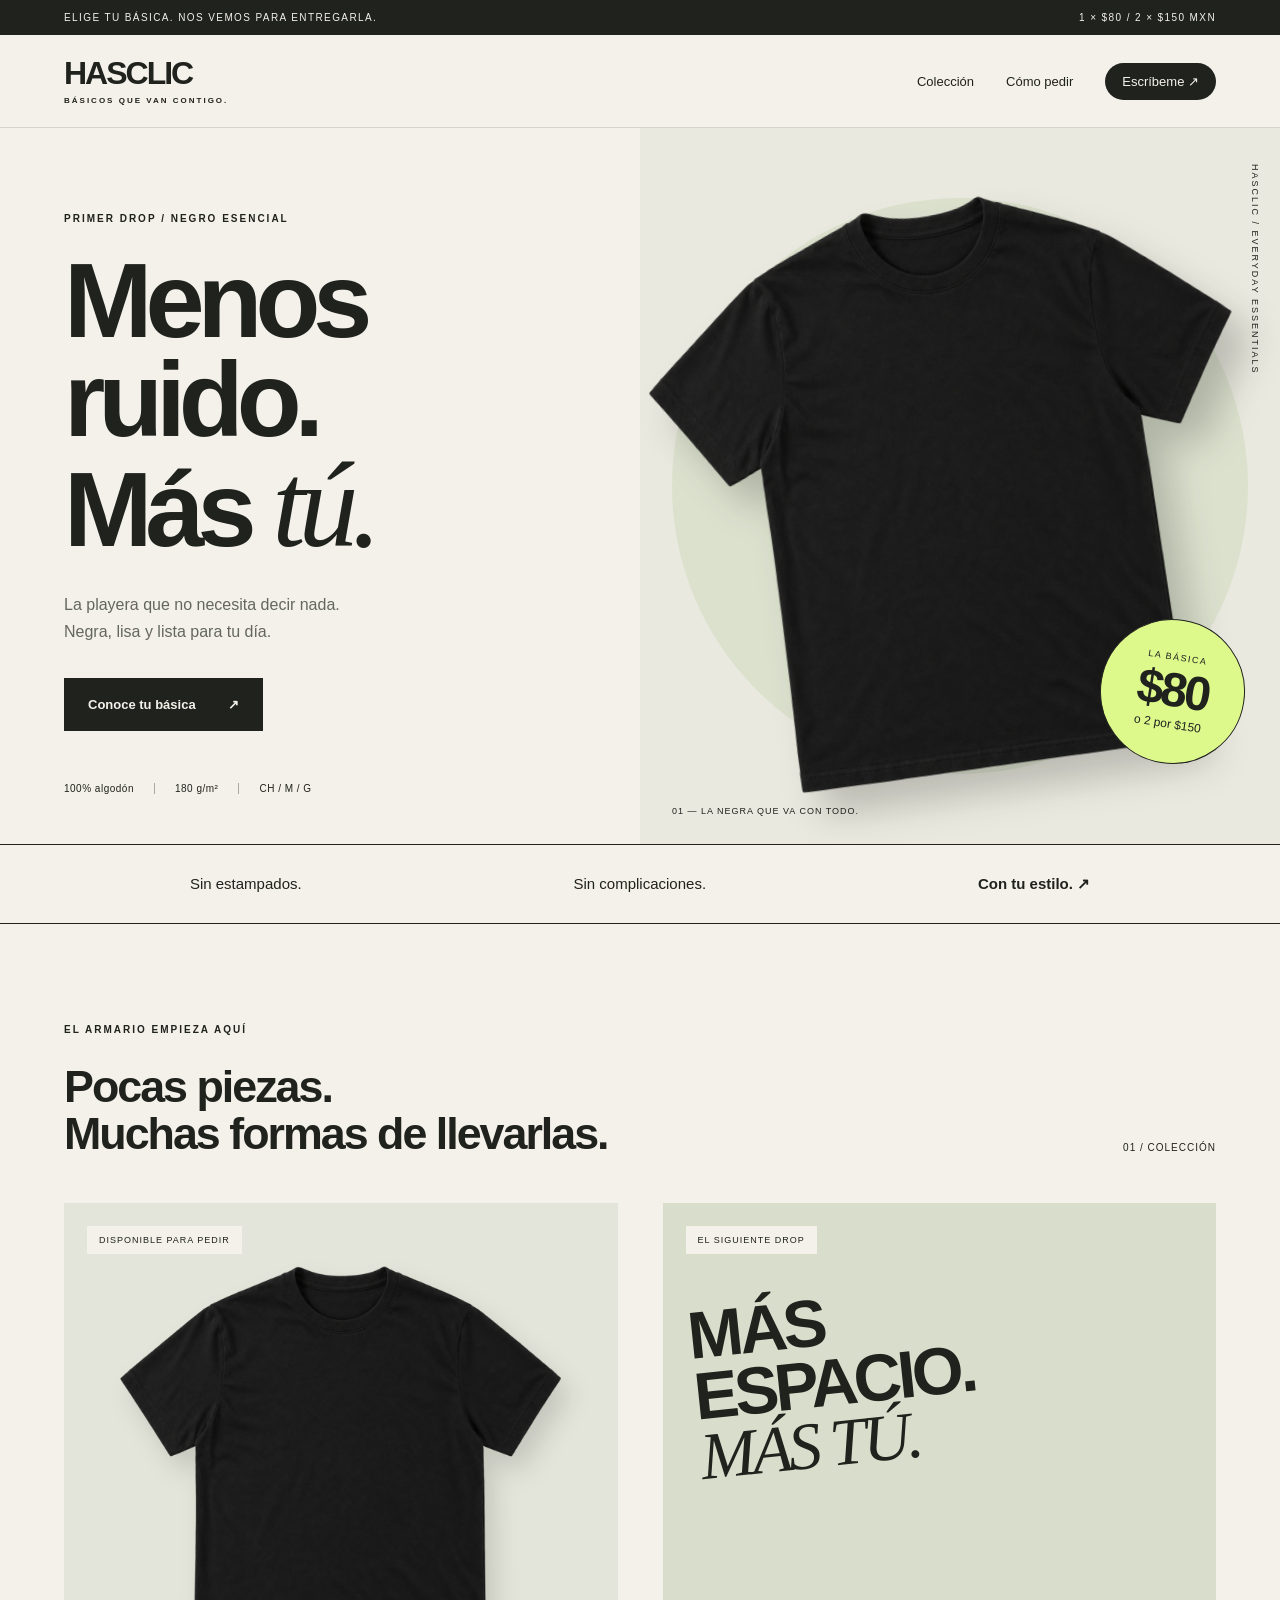
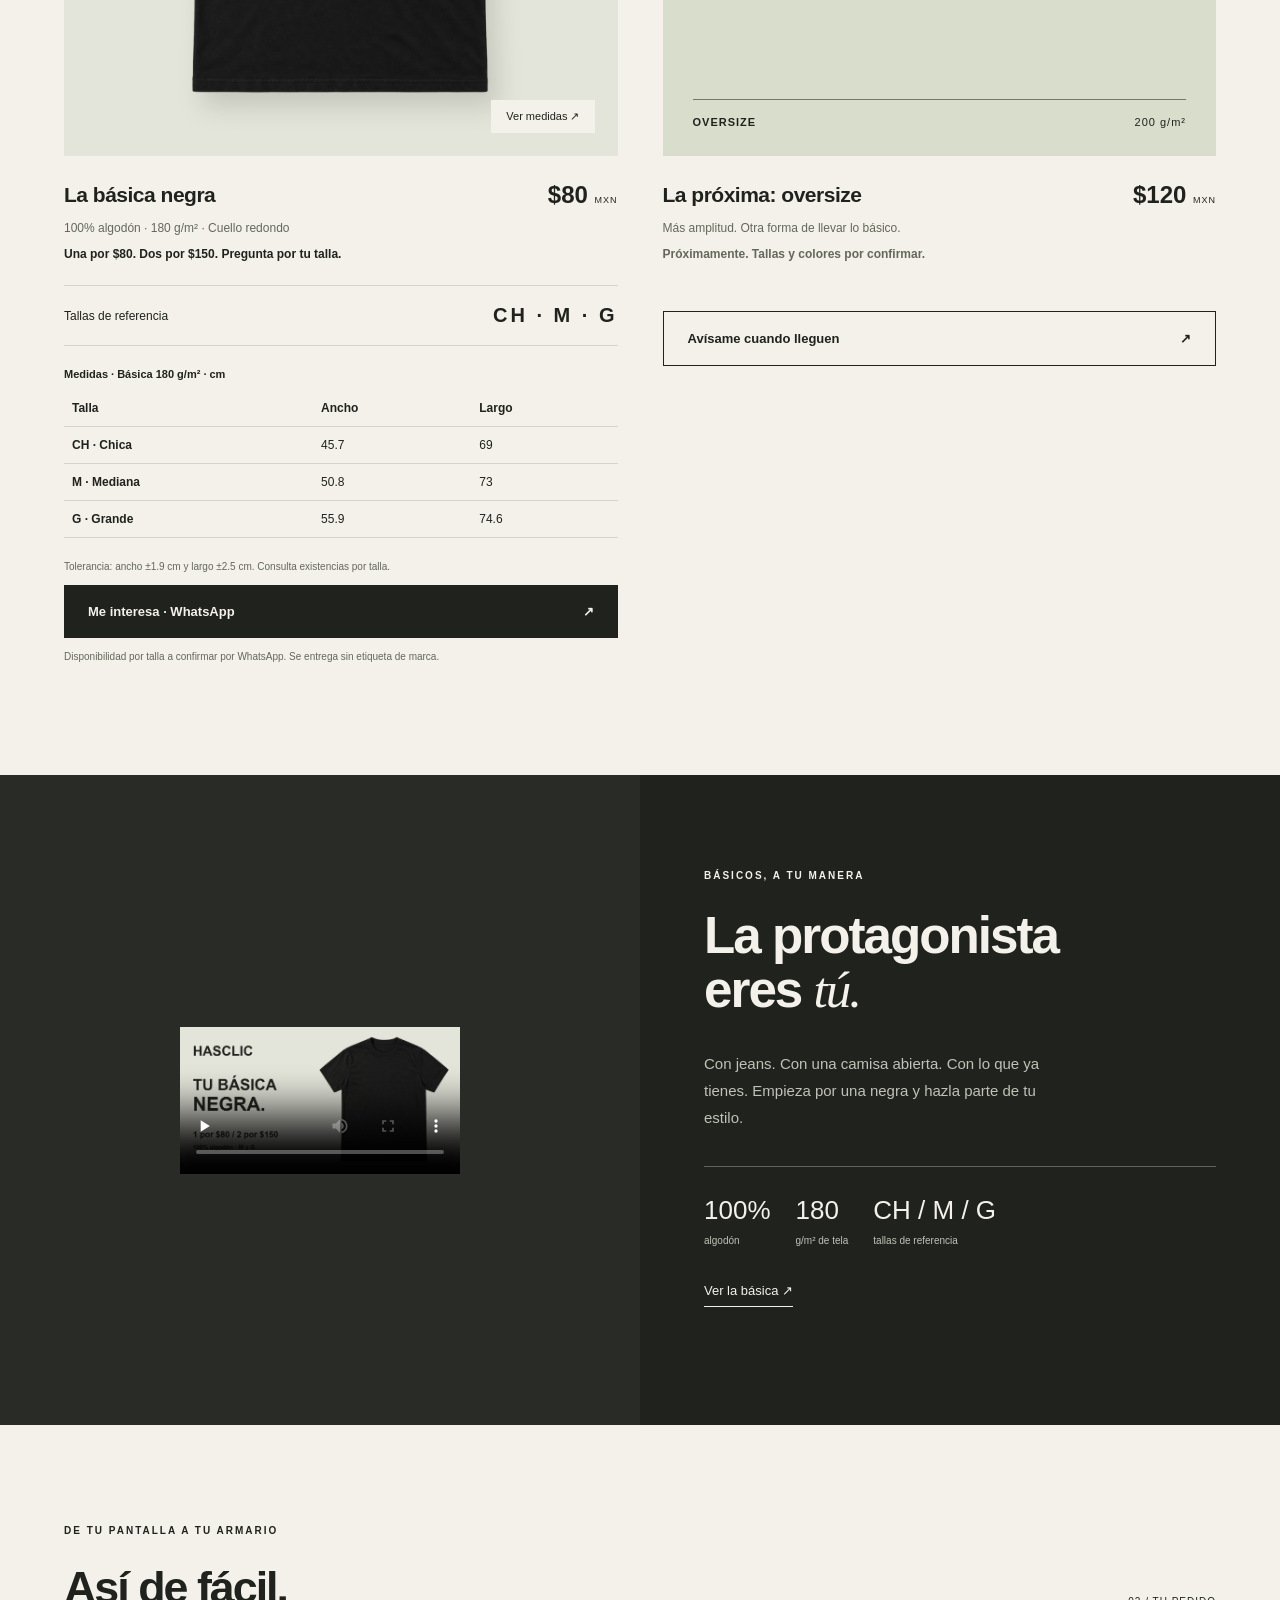
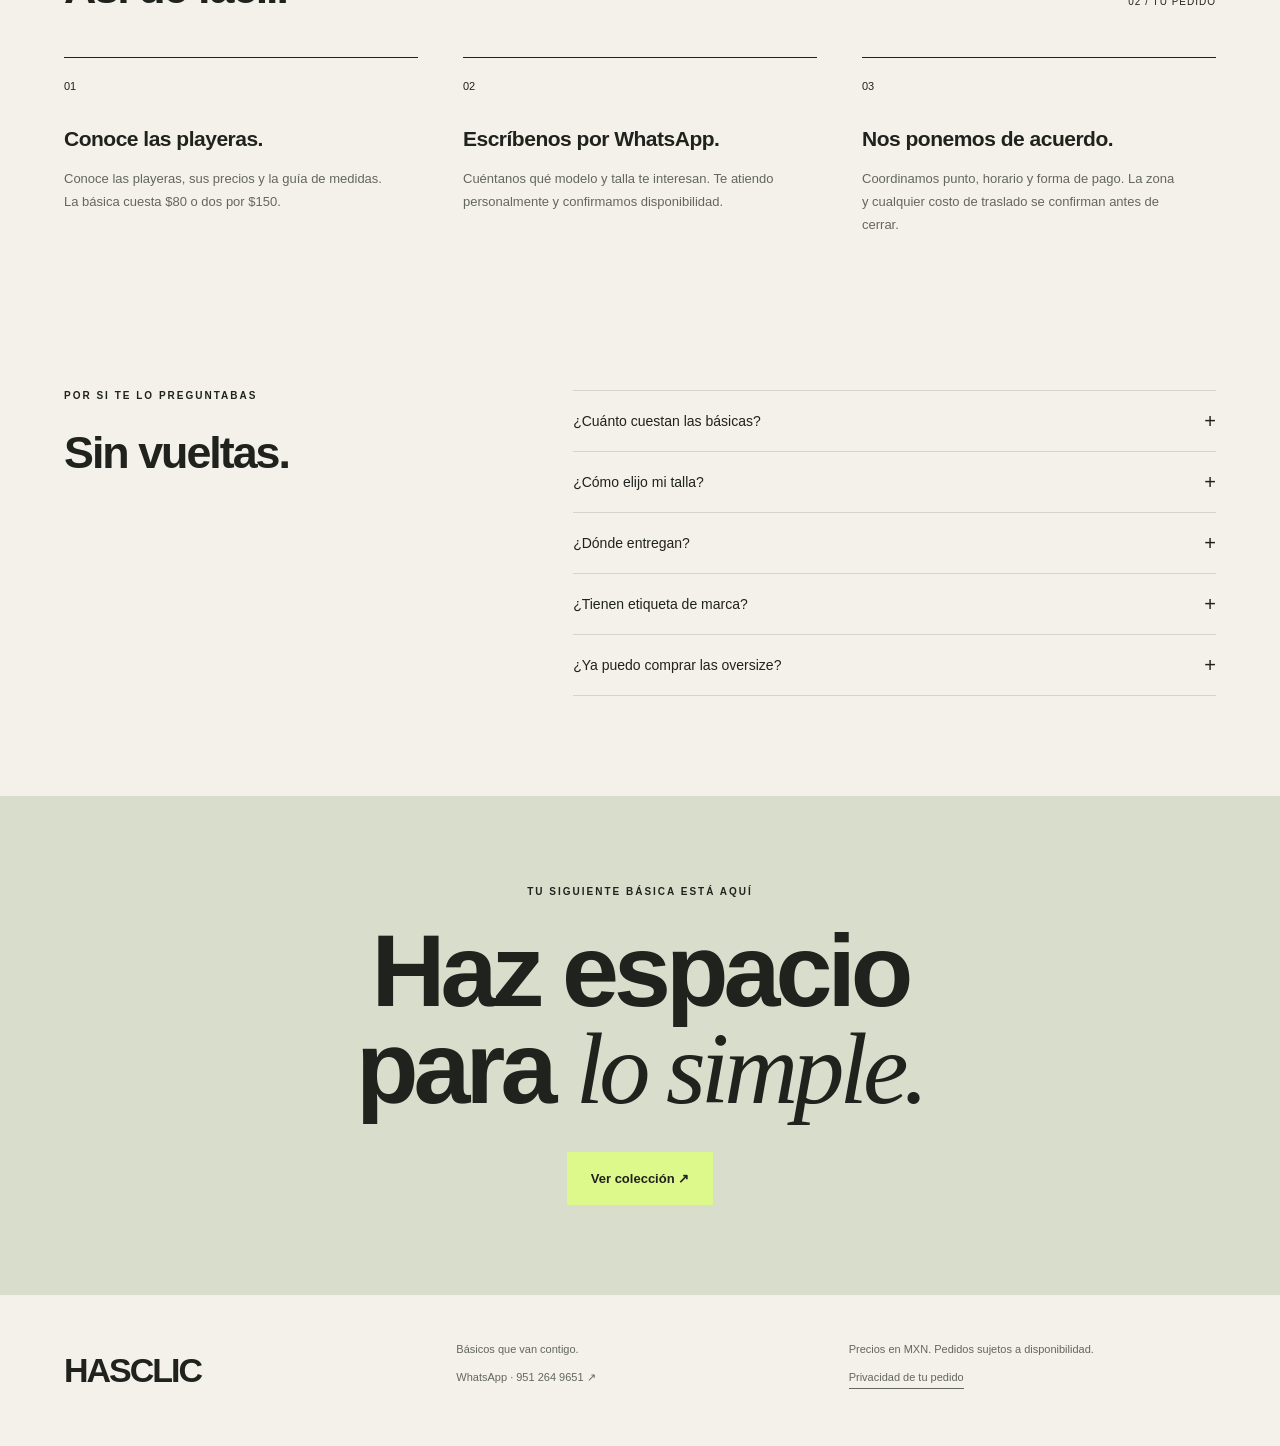
<file: index.html>
<!doctype html>
<html lang="es-MX">
<head>
<meta charset="utf-8"><meta name="viewport" content="width=device-width, initial-scale=1">
<title>HASCLIC — Básicos que van contigo</title>
<meta name="description" content="Playeras negras 100% algodón: una por $80 o dos por $150. Tallas CH, M y G. Entrega personal en punto a acordar. Pide por WhatsApp.">
<meta name="theme-color" content="#f3f1e9"><link rel="icon" href="favicon.svg" type="image/svg+xml"><link rel="canonical" href="https://hasclic.com/">
<meta property="og:title" content="HASCLIC — Tu básica negra"><meta property="og:description" content="1 por $80 · 2 por $150. Algodón, tallas CH, CH, M y G. Consulta la tuya por WhatsApp."><meta property="og:image" content="https://hasclic.com/assets/social.jpg"><meta property="og:type" content="website"><meta property="og:url" content="https://hasclic.com/">
<link rel="stylesheet" href="styles.css"><script src="script.js" defer></script>
</head>
<body>
<a class="skip" href="#coleccion">Ir a la colección</a>
<div class="announcement">ELIGE TU BÁSICA. NOS VEMOS PARA ENTREGARLA. <span>1 × $80 / 2 × $150 MXN</span></div>
<header class="nav"><a class="wordmark" href="#" aria-label="HASCLIC, inicio">HASCLIC<span>BÁSICOS QUE VAN CONTIGO.</span></a><nav aria-label="Principal"><a href="#coleccion">Colección</a><a href="#como-pedir">Cómo pedir</a><a class="contact-nav" href="https://wa.me/529512649651" target="_blank" rel="noopener">Escríbeme ↗</a></nav></header>
<main>
<section class="hero" aria-labelledby="hero-title"><div class="hero-copy"><p class="eyebrow">PRIMER DROP / NEGRO ESENCIAL</p><h1 id="hero-title">Menos ruido.<br>Más <em>tú.</em></h1><p class="intro">La playera que no necesita decir nada.<br>Negra, lisa y lista para tu día.</p><a class="button dark" href="#coleccion">Conoce tu básica <span aria-hidden="true">↗</span></a><div class="hero-meta"><span>100% algodón</span><span>180 g/m²</span><span>CH / M / G</span></div></div><div class="hero-product"><div class="hero-disc"></div><span class="vertical-label">HASCLIC / EVERYDAY ESSENTIALS</span><img src="assets/basica-negra.png" alt="Playera negra lisa, manga corta y cuello redondo" fetchpriority="high" width="1254" height="1254"><div class="price-sticker"><small>LA BÁSICA</small><strong>$80</strong><span>o 2 por $150</span></div><p class="product-note">01 — LA NEGRA QUE VA CON TODO.</p></div></section>
<div class="statement"><span>Sin estampados.</span><span>Sin complicaciones.</span><strong>Con tu estilo. ↗</strong></div>
<section class="collection wrap" id="coleccion"><div class="section-head"><div><p class="eyebrow">EL ARMARIO EMPIEZA AQUÍ</p><h2>Pocas piezas.<br>Muchas formas de llevarlas.</h2></div><span class="section-num">01 / COLECCIÓN</span></div>
<div class="product-grid"><article class="product-card"><div class="product-image"><span class="tag">DISPONIBLE PARA PEDIR</span><img src="assets/basica-negra.png" alt="Básica negra de algodón" width="1254" height="1254" loading="lazy"><button class="detail-link" id="size-open">Ver medidas ↗</button></div><div class="product-heading"><h3>La básica negra</h3><strong>$80 <small>MXN</small></strong></div><p class="product-description">100% algodón · 180 g/m² · Cuello redondo</p><p class="offer">Una por $80. Dos por $150. Pregunta por tu talla.</p><div class="available-sizes"><span>Tallas de referencia</span><strong>CH · M · G</strong></div><table class="product-measures"><caption>Medidas · Básica 180 g/m² · cm</caption><thead><tr><th>Talla</th><th>Ancho</th><th>Largo</th></tr></thead><tbody><tr><th>CH · Chica</th><td>45.7</td><td>69</td></tr><tr><th>M · Mediana</th><td>50.8</td><td>73</td></tr><tr><th>G · Grande</th><td>55.9</td><td>74.6</td></tr></tbody></table><p class="micro">Tolerancia: ancho ±1.9 cm y largo ±2.5 cm. Consulta existencias por talla.</p><a class="button dark contact-product" href="https://wa.me/529512649651?text=Hola%2C%20me%20interesa%20la%20b%C3%A1sica%20negra%20de%20180%20g.%20%C2%BFQu%C3%A9%20tallas%20tienes%20disponibles%3F" target="_blank" rel="noopener">Me interesa · WhatsApp <span>↗</span></a><p class="micro">Disponibilidad por talla a confirmar por WhatsApp. Se entrega sin etiqueta de marca.</p></article>
<article class="product-card upcoming"><div class="upcoming-art"><span class="tag">EL SIGUIENTE DROP</span><div class="oversize-type">MÁS<br>ESPACIO.<br><i>MÁS TÚ.</i></div><div class="upcoming-spec"><strong>OVERSIZE</strong><span>200 g/m²</span></div></div><div class="product-heading"><h3>La próxima: oversize</h3><strong>$120 <small>MXN</small></strong></div><p class="product-description">Más amplitud. Otra forma de llevar lo básico.</p><p class="offer muted">Próximamente. Tallas y colores por confirmar.</p><a class="button outline" id="notify" href="https://wa.me/529512649651?text=Hola%2C%20me%20interesan%20las%20oversize%20de%20%24120.%20%C2%BFMe%20avisas%20cuando%20lleguen%3F" target="_blank" rel="noopener">Avísame cuando lleguen <span>↗</span></a></article></div></section>
<section class="editorial"><div class="film"><video controls playsinline preload="none" poster="assets/social.jpg" aria-label="Video de la básica negra HASCLIC"><source src="assets/basica-video.mp4" type="video/mp4"></video></div><div class="editorial-copy"><p class="eyebrow">BÁSICOS, A TU MANERA</p><h2>La protagonista<br>eres <em>tú.</em></h2><p>Con jeans. Con una camisa abierta. Con lo que ya tienes. Empieza por una negra y hazla parte de tu estilo.</p><div class="spec-list"><div><strong>100%</strong><span>algodón</span></div><div><strong>180</strong><span>g/m² de tela</span></div><div><strong>CH / M / G</strong><span>tallas de referencia</span></div></div><a class="text-link" href="#coleccion">Ver la básica ↗</a></div></section>
<section class="how wrap" id="como-pedir"><div class="section-head"><div><p class="eyebrow">DE TU PANTALLA A TU ARMARIO</p><h2>Así de fácil.</h2></div><span class="section-num">02 / TU PEDIDO</span></div><div class="steps"><article><span>01</span><h3>Conoce las playeras.</h3><p>Conoce las playeras, sus precios y la guía de medidas. La básica cuesta $80 o dos por $150.</p></article><article><span>02</span><h3>Escríbenos por WhatsApp.</h3><p>Cuéntanos qué modelo y talla te interesan. Te atiendo personalmente y confirmamos disponibilidad.</p></article><article><span>03</span><h3>Nos ponemos de acuerdo.</h3><p>Coordinamos punto, horario y forma de pago. La zona y cualquier costo de traslado se confirman antes de cerrar.</p></article></div></section>
<section class="faq wrap"><div><p class="eyebrow">POR SI TE LO PREGUNTABAS</p><h2>Sin vueltas.</h2></div><div class="questions"><details><summary>¿Cuánto cuestan las básicas?</summary><p>Una por $80 y dos por $150 MXN. Cada par de básicas cuesta $150; si llevas una pieza adicional, cuesta $80. Puedes mezclar tallas CH, M y G.</p></details><details><summary>¿Cómo elijo mi talla?</summary><p>Compara con una playera extendida que ya te quede bien. CH: ancho 45.7 cm y largo 69 cm. M: ancho 50.8 cm y largo 73 cm. G: ancho 55.9 cm y largo 74.6 cm. Son medidas de referencia, con tolerancia de ±1.9 cm de ancho y ±2.5 cm de largo. <button class="inline-button" id="size-open-2">Abrir guía de medidas</button></p></details><details><summary>¿Dónde entregan?</summary><p>Hacemos entregas personales. Escríbenos tu zona para confirmar cobertura, punto, horario y si aplica costo de traslado. No se incluye un envío nacional en el precio de las prendas.</p></details><details><summary>¿Tienen etiqueta de marca?</summary><p>Estas básicas son prendas Eurocotton cuya etiqueta de marca fue retirada. HASCLIC es la tienda que las selecciona y vende; no las presentamos como fabricación propia.</p></details><details><summary>¿Ya puedo comprar las oversize?</summary><p>Todavía no. El siguiente modelo será oversize de 200 g/m² a $120. Puedes escribirnos para pedir que te avisemos cuando llegue y conocer tallas y colores.</p></details></div></section>
<section class="last-call"><p class="eyebrow">TU SIGUIENTE BÁSICA ESTÁ AQUÍ</p><h2>Haz espacio<br>para <em>lo simple.</em></h2><a class="button lime" href="#coleccion">Ver colección ↗</a></section>
</main>
<footer class="wrap"><a class="footer-mark" href="#">HASCLIC</a><div><p>Básicos que van contigo.</p><a href="https://wa.me/529512649651" target="_blank" rel="noopener">WhatsApp · 951 264 9651 ↗</a></div><div><p>Precios en MXN. Pedidos sujetos a disponibilidad.</p><button class="inline-button" id="privacy-open">Privacidad de tu pedido</button></div></footer>
<dialog id="sizes" aria-labelledby="sizes-title"><div class="dialog-head"><h2 id="sizes-title">Encuentra tu talla.</h2><button class="icon-button" data-close="sizes" aria-label="Cerrar medidas">✕</button></div><p>Básica de 180 g/m². Medidas de la prenda extendida, en centímetros.</p><table><thead><tr><th>Talla</th><th>Ancho</th><th>Largo</th></tr></thead><tbody><tr><th>CH · Chica</th><td>45.7</td><td>69</td></tr><tr><th>M · Mediana</th><td>50.8</td><td>73</td></tr><tr><th>G · Grande</th><td>55.9</td><td>74.6</td></tr></tbody></table><p>El ancho se toma de axila a axila. El largo, del punto más alto del hombro al borde inferior.</p><p class="micro">Medidas de referencia. Tolerancia: ancho ±1.9 cm; largo ±2.5 cm. Pide que confirmemos las medidas de tu pieza por WhatsApp.</p></dialog>
<dialog id="privacy" aria-labelledby="privacy-title"><div class="dialog-head"><h2 id="privacy-title">Tu pedido, en privado.</h2><button class="icon-button" data-close="privacy" aria-label="Cerrar privacidad">✕</button></div><p>Esta página es un catálogo informativo. No permite comprar, pagar ni reservar prendas en línea y no guarda una bolsa de compra.</p><p>Al pulsar un botón de contacto se abre WhatsApp. Ahí te atiendo personalmente para consultar disponibilidad y acordar la compra, entrega y pago; comparte únicamente los datos necesarios.</p><p>No solicitamos datos de tarjeta en esta página ni usamos herramientas de seguimiento publicitario. El servidor de alojamiento puede registrar accesos técnicos. Puedes solicitar aclaraciones o eliminación de los datos de tu pedido al <a href="https://wa.me/529512649651">951 264 9651</a>.</p></dialog>

</body></html>
</file>
<file: styles.css>
:root{--paper:#f3f1e9;--ink:#20221e;--lime:#ddf88b;--line:#d4d4c9;--muted:#64675c}*{box-sizing:border-box}html{scroll-behavior:smooth;scroll-padding-top:100px}body{margin:0;background:var(--paper);color:var(--ink);font-family:Arial,Helvetica,sans-serif}a{color:inherit;text-decoration:none}button,input{font:inherit}button,a,input{ -webkit-tap-highlight-color:transparent}button{cursor:pointer}button:focus-visible,a:focus-visible,input:focus-visible,summary:focus-visible{outline:3px solid #677c31;outline-offset:5px}button:disabled{cursor:not-allowed}img{max-width:100%;height:auto}button{color:inherit}.wrap{max-width:1440px;margin:auto;padding:0 5%}.skip{position:fixed;left:15px;top:-100px;z-index:100;background:var(--lime);padding:15px}.skip:focus{top:10px}.announcement{background:var(--ink);color:var(--paper);font-size:10px;letter-spacing:1.4px;padding:12px 5%;display:flex;justify-content:space-between}.nav{position:sticky;top:0;z-index:20;display:flex;align-items:center;justify-content:space-between;padding:22px 5%;background:rgba(243,241,233,.96);border-bottom:1px solid var(--line)}.wordmark{font-size:32px;letter-spacing:-2px;font-weight:900;line-height:1}.wordmark span{display:block;font-size:8px;letter-spacing:2px;margin-top:8px}.nav nav{display:flex;gap:32px;align-items:center;font-size:13px}.bag{border:1px solid var(--ink);background:none;border-radius:30px;padding:10px 15px}.bag span{background:var(--ink);color:var(--paper);border-radius:50%;padding:4px 7px;margin-left:6px}.hero{display:grid;grid-template-columns:1fr 1fr;min-height:680px;max-width:1600px;margin:auto}.hero-copy{padding:85px 0 50px 10%;position:relative;z-index:2}.eyebrow{font-size:10px;letter-spacing:2px;font-weight:700;margin:0 0 28px}h1{font-size:clamp(76px,8.3vw,144px);letter-spacing:-7px;line-height:.93;font-weight:800;margin:0 0 30px}em{font-family:Georgia,serif;font-weight:400}h1 em{font-size:1.13em}.intro{font-size:16px;line-height:1.7;color:var(--muted);margin-bottom:32px}.button{display:inline-flex;align-items:center;justify-content:space-between;gap:32px;padding:19px 24px;border:0;font-size:13px;font-weight:700;transition:transform .2s,background .2s}.button:hover{transform:translateY(-3px)}.dark{background:var(--ink);color:var(--paper)}.lime{background:var(--lime);color:var(--ink)}.outline{border:1px solid var(--ink);background:transparent}.hero-meta{display:flex;gap:20px;margin-top:52px;font-size:10px;letter-spacing:.5px}.hero-meta span+span{border-left:1px solid #a7aa9c;padding-left:20px}.hero-product{position:relative;overflow:hidden;background:#e9e9df;display:flex;align-items:center;justify-content:center}.hero-disc{position:absolute;aspect-ratio:1;width:90%;border-radius:50%;background:#dce1ce}.hero-product>img{position:relative;z-index:1;width:98%;transform:rotate(-8deg);filter:drop-shadow(18px 25px 18px #0003);animation:float 9s ease-in-out infinite}.vertical-label{position:absolute;right:20px;top:36px;writing-mode:vertical-rl;letter-spacing:2px;font-size:9px;z-index:3}.price-sticker{position:absolute;bottom:80px;right:35px;z-index:3;background:var(--lime);border:1px solid var(--ink);border-radius:50%;width:145px;height:145px;transform:rotate(9deg);display:flex;flex-direction:column;align-items:center;justify-content:center}.price-sticker small{font-size:9px;letter-spacing:1.5px}.price-sticker strong{font-size:48px;letter-spacing:-3px}.price-sticker span{font-size:12px}.product-note{position:absolute;bottom:19px;left:32px;letter-spacing:1px;font-size:9px}.statement{display:flex;justify-content:space-around;gap:20px;padding:30px 5%;border-block:1px solid var(--ink);font-size:15px}.statement strong{font-weight:600}.collection{padding-top:100px;padding-bottom:100px}.section-head{display:flex;justify-content:space-between;align-items:end;margin-bottom:45px}h2{font-size:clamp(34px,3.5vw,56px);line-height:1.06;letter-spacing:-2px;font-weight:600;margin:0}.section-num{font-size:10px;letter-spacing:1px;white-space:nowrap;padding-bottom:5px}.product-grid{display:grid;grid-template-columns:1fr 1fr;gap:45px}.product-image{position:relative;background:#e4e5da;aspect-ratio:1;overflow:hidden;display:grid;place-items:center}.product-image img{width:85%;transition:transform .6s;filter:drop-shadow(10px 15px 12px #0002)}.product-image:hover img{transform:scale(1.04) rotate(-3deg)}.tag{position:absolute;top:23px;left:23px;font-size:9px;letter-spacing:1px;padding:9px 12px;background:var(--paper);z-index:3}.detail-link{position:absolute;bottom:23px;right:23px;border:0;background:var(--paper);padding:10px 15px;font-size:11px}.product-heading{display:flex;align-items:center;justify-content:space-between;gap:10px;margin-top:25px}h3{font-size:21px;font-weight:600;letter-spacing:-.5px;margin:0}.product-heading>strong{font-size:24px;font-weight:600}.product-heading small{font-size:9px;font-weight:400;letter-spacing:1px}.product-description{font-size:12px;color:var(--muted);margin:12px 0}.offer{font-size:12px;font-weight:600;margin-bottom:24px}.muted{color:var(--muted)}fieldset{border:0;padding:0;margin:0 0 20px;display:flex;gap:10px}legend{font-size:11px;margin-bottom:12px}.size{position:relative;cursor:pointer}.size input{position:absolute;opacity:0}.size span{display:block;border:1px solid #989c8c;padding:12px 16px;font-size:13px}.size small{font-size:10px;margin-left:10px}.size input:checked+span{background:var(--ink);color:var(--paper);border-color:var(--ink)}.size input:focus-visible+span{outline:3px solid #677c31;outline-offset:3px}.buy-row{display:flex;gap:12px}.buy-row .button{flex:1}.quantity{display:flex;flex-direction:column;justify-content:center;font-size:10px;gap:5px}.quantity input{width:70px;padding:8px;border:1px solid #989c8c;background:transparent}.micro{font-size:10px;line-height:1.7;color:var(--muted)}.upcoming-art{aspect-ratio:1;background:#d8decb;padding:65px 30px 28px;position:relative;display:flex;flex-direction:column;justify-content:space-between;overflow:hidden}.oversize-type{font-size:clamp(40px,5.2vw,83px);line-height:.91;letter-spacing:-4px;font-weight:800;transform:rotate(-6deg);margin-top:12px}.oversize-type i{font-family:Georgia,serif;font-weight:400}.upcoming-spec{display:flex;justify-content:space-between;border-top:1px solid #727a63;padding-top:16px;letter-spacing:1px;font-size:11px}.upcoming .button{width:100%;margin-top:26px}.editorial{background:var(--ink);color:var(--paper);display:grid;grid-template-columns:1fr 1fr;min-height:650px}.film{display:flex;justify-content:center;align-items:center;background:#292c26;padding:50px}.film video{display:block;width:280px;max-width:100%;max-height:580px;background:#222}.editorial-copy{padding:95px 10%}.editorial-copy h2{font-size:clamp(42px,4vw,65px);margin-bottom:32px}.editorial-copy>p:not(.eyebrow){font-size:15px;line-height:1.8;color:#c0c2b7;max-width:350px}.spec-list{display:flex;gap:25px;border-top:1px solid #62665b;padding-top:28px;margin:35px 0}.spec-list div{display:flex;flex-direction:column;gap:9px}.spec-list strong{font-size:26px;font-weight:500}.spec-list span{font-size:10px;color:#c0c2b7}.text-link{display:inline-block;font-size:13px;background:transparent;border:0;border-bottom:1px solid currentColor;padding:0 0 8px}.how{padding-top:100px;padding-bottom:90px}.steps{display:grid;grid-template-columns:repeat(3,1fr);gap:45px}.steps article{border-top:1px solid var(--ink);padding-top:22px}.steps article>span{display:block;font-size:11px;margin-bottom:35px}.steps h3{margin-bottom:16px}.steps p{font-size:13px;line-height:1.8;color:var(--muted);max-width:320px}.faq{display:grid;grid-template-columns:1fr 1.4fr;gap:50px;padding-top:50px;padding-bottom:100px}.questions details{border-top:1px solid var(--line);padding:22px 0}.questions details:last-child{border-bottom:1px solid var(--line)}summary{cursor:pointer;font-size:14px;list-style:none;display:flex;justify-content:space-between;gap:20px}summary::-webkit-details-marker{display:none}summary:after{content:'+';font-size:20px;line-height:.8}details[open] summary:after{content:'−'}.questions p{font-size:13px;line-height:1.8;color:var(--muted)}.inline-button{border:0;border-bottom:1px solid currentColor;background:none;padding:0;font-size:inherit}.last-call{text-align:center;padding:90px 20px;background:#d8decb}.last-call h2{font-size:clamp(60px,8vw,125px);line-height:.95;letter-spacing:-5px;margin-bottom:35px}.last-call .eyebrow{margin-bottom:25px}footer{padding-top:45px!important;padding-bottom:45px!important;display:grid;grid-template-columns:1fr 1fr 1fr;gap:25px;font-size:11px;color:var(--muted);line-height:1.8}.footer-mark{font-size:34px;letter-spacing:-2px;font-weight:800;color:var(--ink)}footer p{margin:0 0 8px}dialog{border:0;background:var(--paper);color:var(--ink);padding:30px;max-width:560px;width:calc(100% - 28px);max-height:88dvh;overflow:auto}dialog::backdrop{background:#10130db3;backdrop-filter:blur(5px)}.dialog-head{display:flex;align-items:center;justify-content:space-between;gap:15px;margin-bottom:26px}.dialog-head h2{font-size:30px;letter-spacing:-1px}.icon-button{border:0;background:none;padding:10px;font-size:20px}dialog p{font-size:13px;line-height:1.8}table{width:100%;border-collapse:collapse;margin:25px 0;text-align:left}th,td{padding:14px 8px;border-bottom:1px solid var(--line);font-size:12px}#cart .text-link{margin-top:25px}.cart-item{display:grid;grid-template-columns:65px 1fr auto;gap:15px;align-items:center;border-bottom:1px solid var(--line);padding:18px 0}.cart-item img{width:65px;background:#d8decb}.cart-item h3{font-size:14px}.cart-item p{font-size:11px;margin:5px 0}.cart-controls{display:flex;gap:12px;align-items:center;margin-top:10px}.cart-controls button{border:1px solid #929786;background:none;width:28px;height:28px}.cart-controls .remove{width:auto;border:0;font-size:10px;text-decoration:underline}.cart-total{display:flex;justify-content:space-between;margin-top:28px;font-size:14px}.cart-total strong{font-size:25px}#cart-saving{font-size:12px;color:#48602a}#checkout{width:100%;margin-top:15px}#cart-empty{padding:45px 0;line-height:1.7}.toast{position:fixed;bottom:24px;left:50%;transform:translate(-50%,25px);opacity:0;pointer-events:none;background:var(--ink);color:var(--paper);padding:16px 25px;font-size:13px;z-index:40;transition:.2s;max-width:90%;text-align:center}.toast.visible{transform:translate(-50%,0);opacity:1}@keyframes float{50%{transform:translateY(-15px) rotate(-5deg)}}@media(min-width:1600px){.hero-copy{padding-left:80px}}@media(max-width:760px){.announcement{justify-content:center;font-size:8px;letter-spacing:.8px}.announcement span{display:none}.nav{padding:18px 5%}.wordmark{font-size:27px}.wordmark span{font-size:6px;letter-spacing:1.3px}.nav nav{gap:12px}.nav nav>a{display:none}.bag{font-size:11px;padding:8px 12px}.hero{grid-template-columns:1fr;min-height:0}.hero-copy{padding:45px 6% 35px}h1{font-size:86px;letter-spacing:-5px}.eyebrow{font-size:9px;margin-bottom:23px}.intro{font-size:14px;margin-bottom:25px}.hero-meta{margin-top:30px;gap:14px;font-size:9px}.hero-meta span+span{padding-left:14px}.hero-product{min-height:430px}.hero-product>img{width:92%;max-height:450px;object-fit:contain}.price-sticker{width:118px;height:118px;right:25px;bottom:50px}.price-sticker strong{font-size:39px}.product-note{font-size:8px;left:20px}.statement{font-size:10px;padding:22px 4%;gap:10px}.collection{padding-top:60px;padding-bottom:55px}.section-head{align-items:start;margin-bottom:30px}h2{font-size:34px;letter-spacing:-1.5px}.section-num{display:none}.product-grid{grid-template-columns:1fr;gap:50px}.upcoming-art{min-height:360px}.oversize-type{font-size:65px}.product-heading h3{font-size:20px}.editorial{grid-template-columns:1fr}.film{padding:30px}.film video{width:240px;max-height:440px}.editorial-copy{padding:45px 6%}.editorial-copy h2{font-size:46px}.spec-list{gap:35px}.how{padding-top:60px;padding-bottom:30px}.steps{grid-template-columns:1fr;gap:24px}.steps article>span{margin-bottom:15px}.steps h3{font-size:22px}.steps p{max-width:none}.faq{grid-template-columns:1fr;padding-top:45px;padding-bottom:60px;gap:25px}.last-call{padding:60px 20px}.last-call h2{font-size:69px;letter-spacing:-4px}footer{grid-template-columns:1fr;padding-top:35px!important;padding-bottom:35px!important;gap:22px}.tag{top:16px;left:16px;font-size:8px}.toast{bottom:18px}dialog{padding:22px}.dialog-head h2{font-size:26px}}@media(prefers-reduced-motion:reduce){html{scroll-behavior:auto}*,*:before,*:after{animation:none!important;transition:none!important}}

.available-sizes{display:flex;justify-content:space-between;align-items:center;border-block:1px solid var(--line);padding:18px 0;margin:22px 0;font-size:12px}.available-sizes strong{font-size:20px;letter-spacing:3px}.contact-product{width:100%}.contact-nav{background:var(--ink);color:var(--paper);padding:11px 17px;border-radius:25px}.nav nav>a.contact-nav{display:block}@media(max-width:760px){.contact-nav{font-size:11px}}

.product-measures caption{text-align:left;font-size:11px;font-weight:600;margin-bottom:10px}.product-measures{margin:20px 0}.product-measures th,.product-measures td{padding:11px 8px}
</file>
